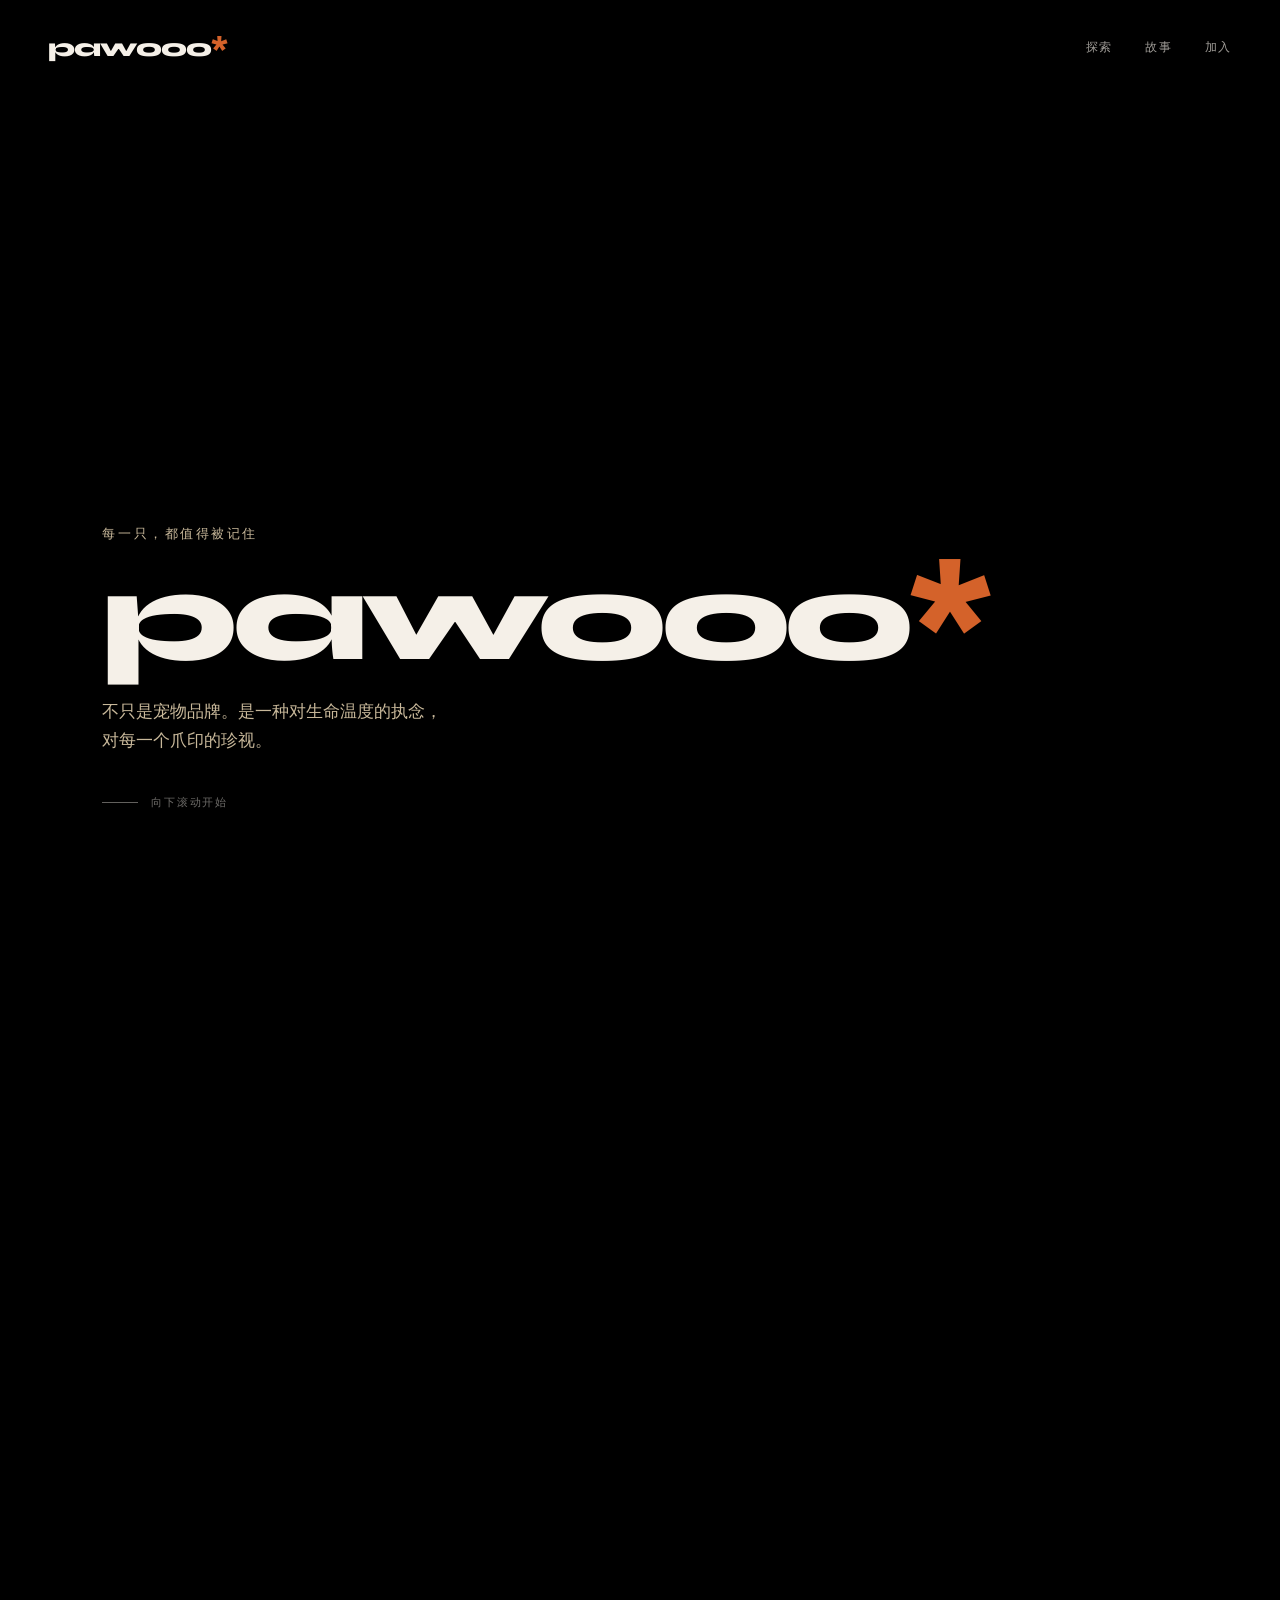
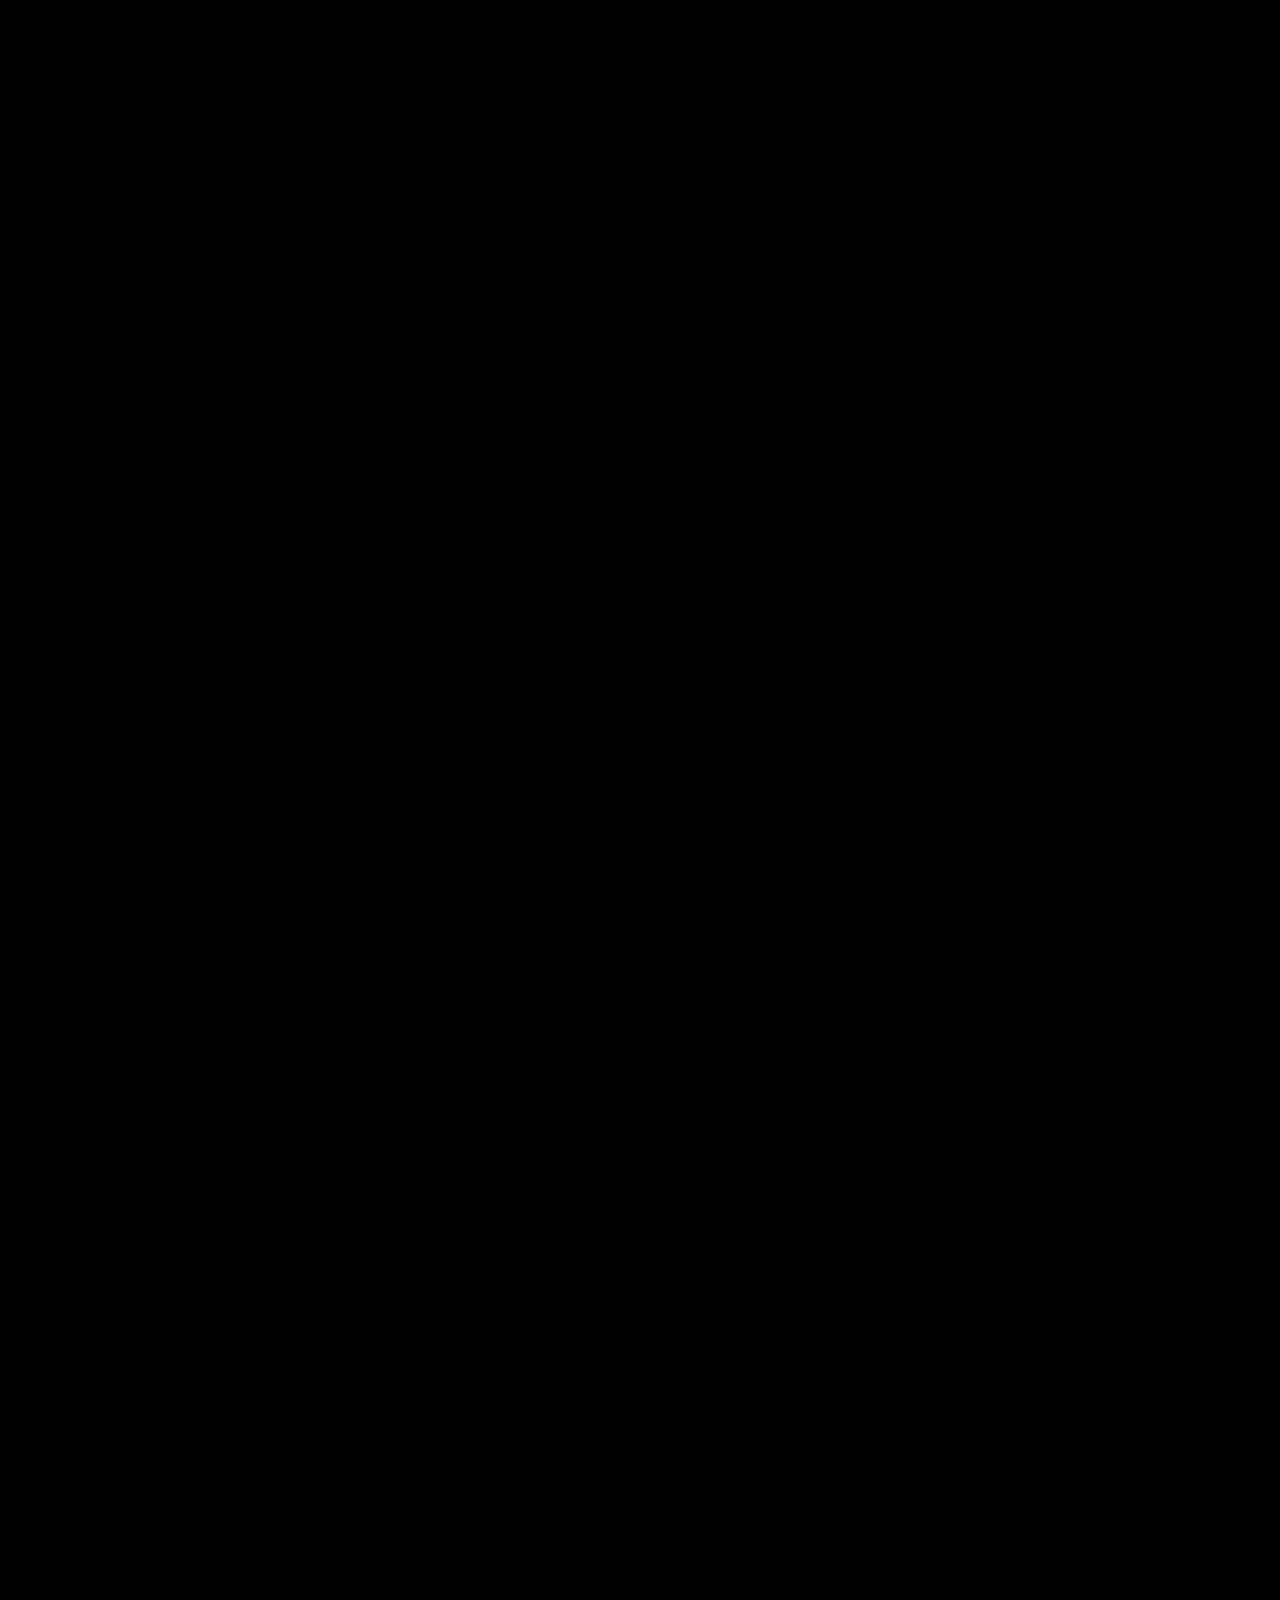
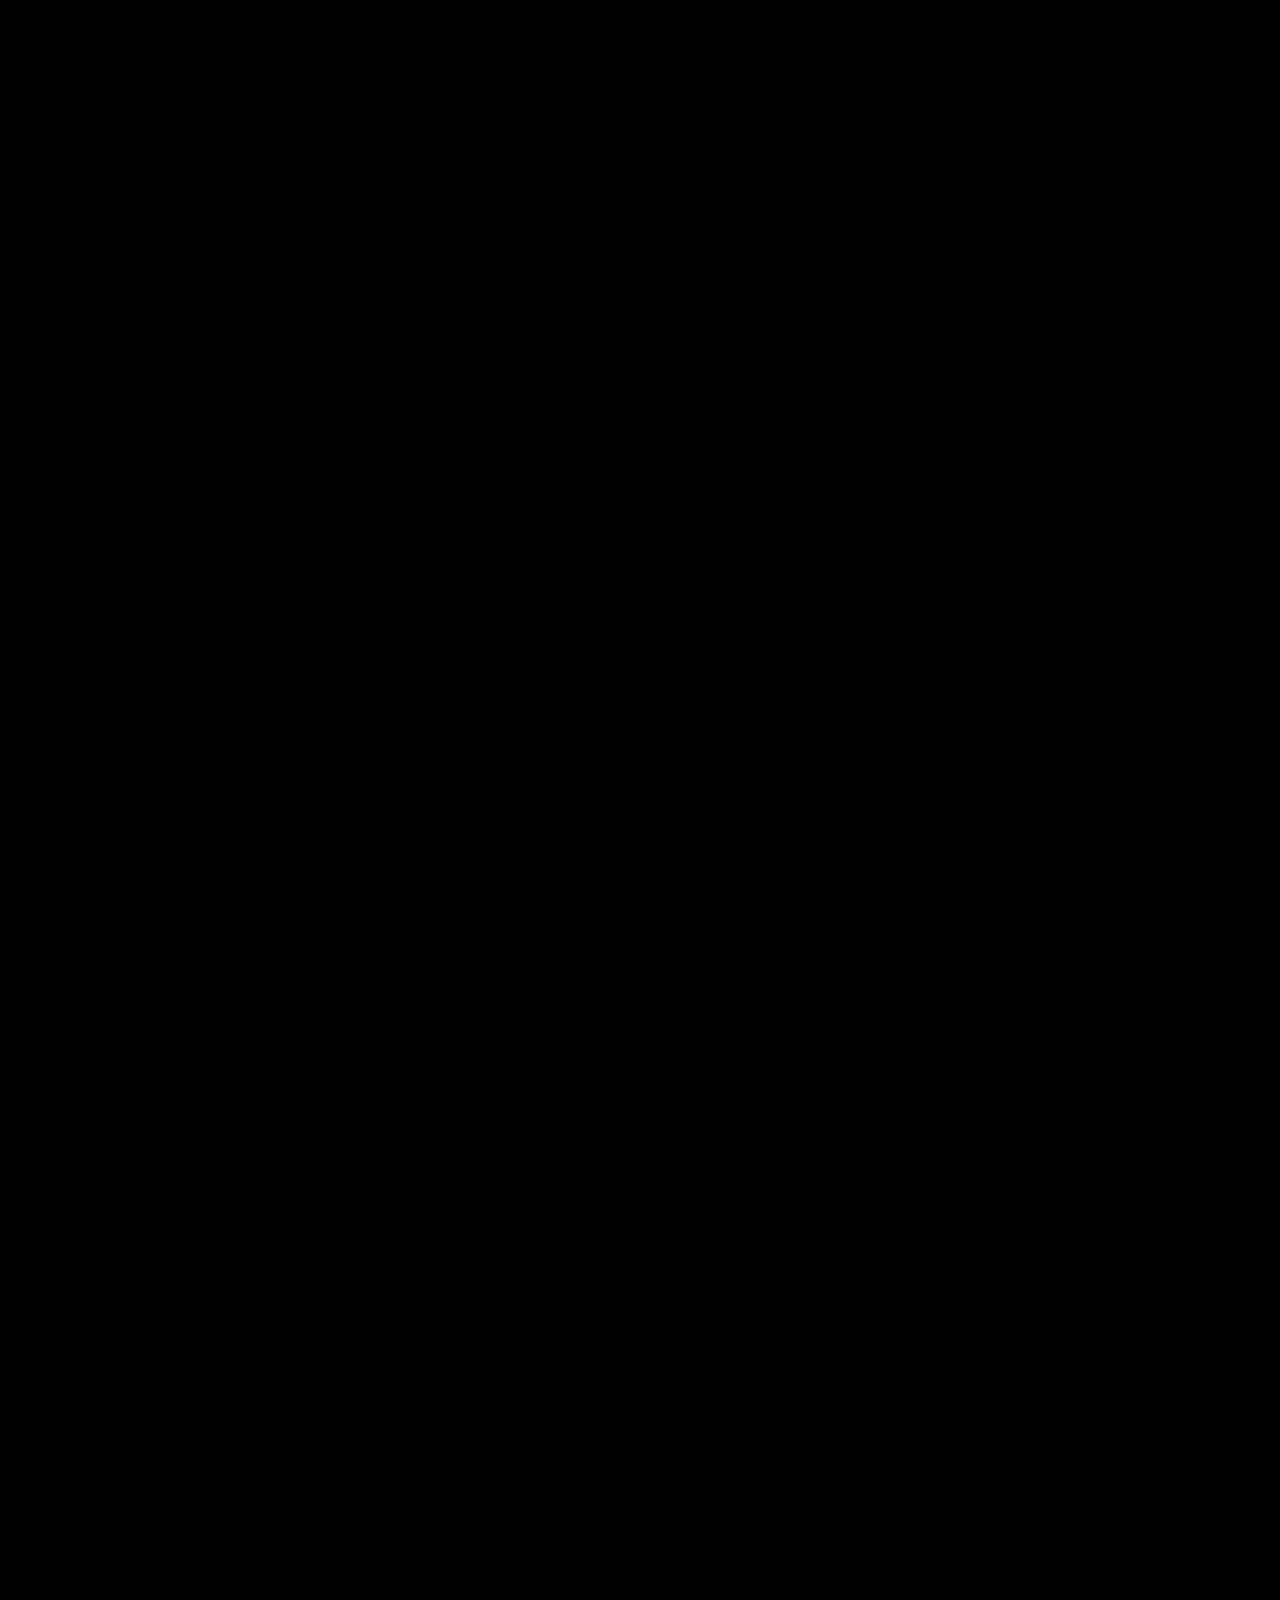
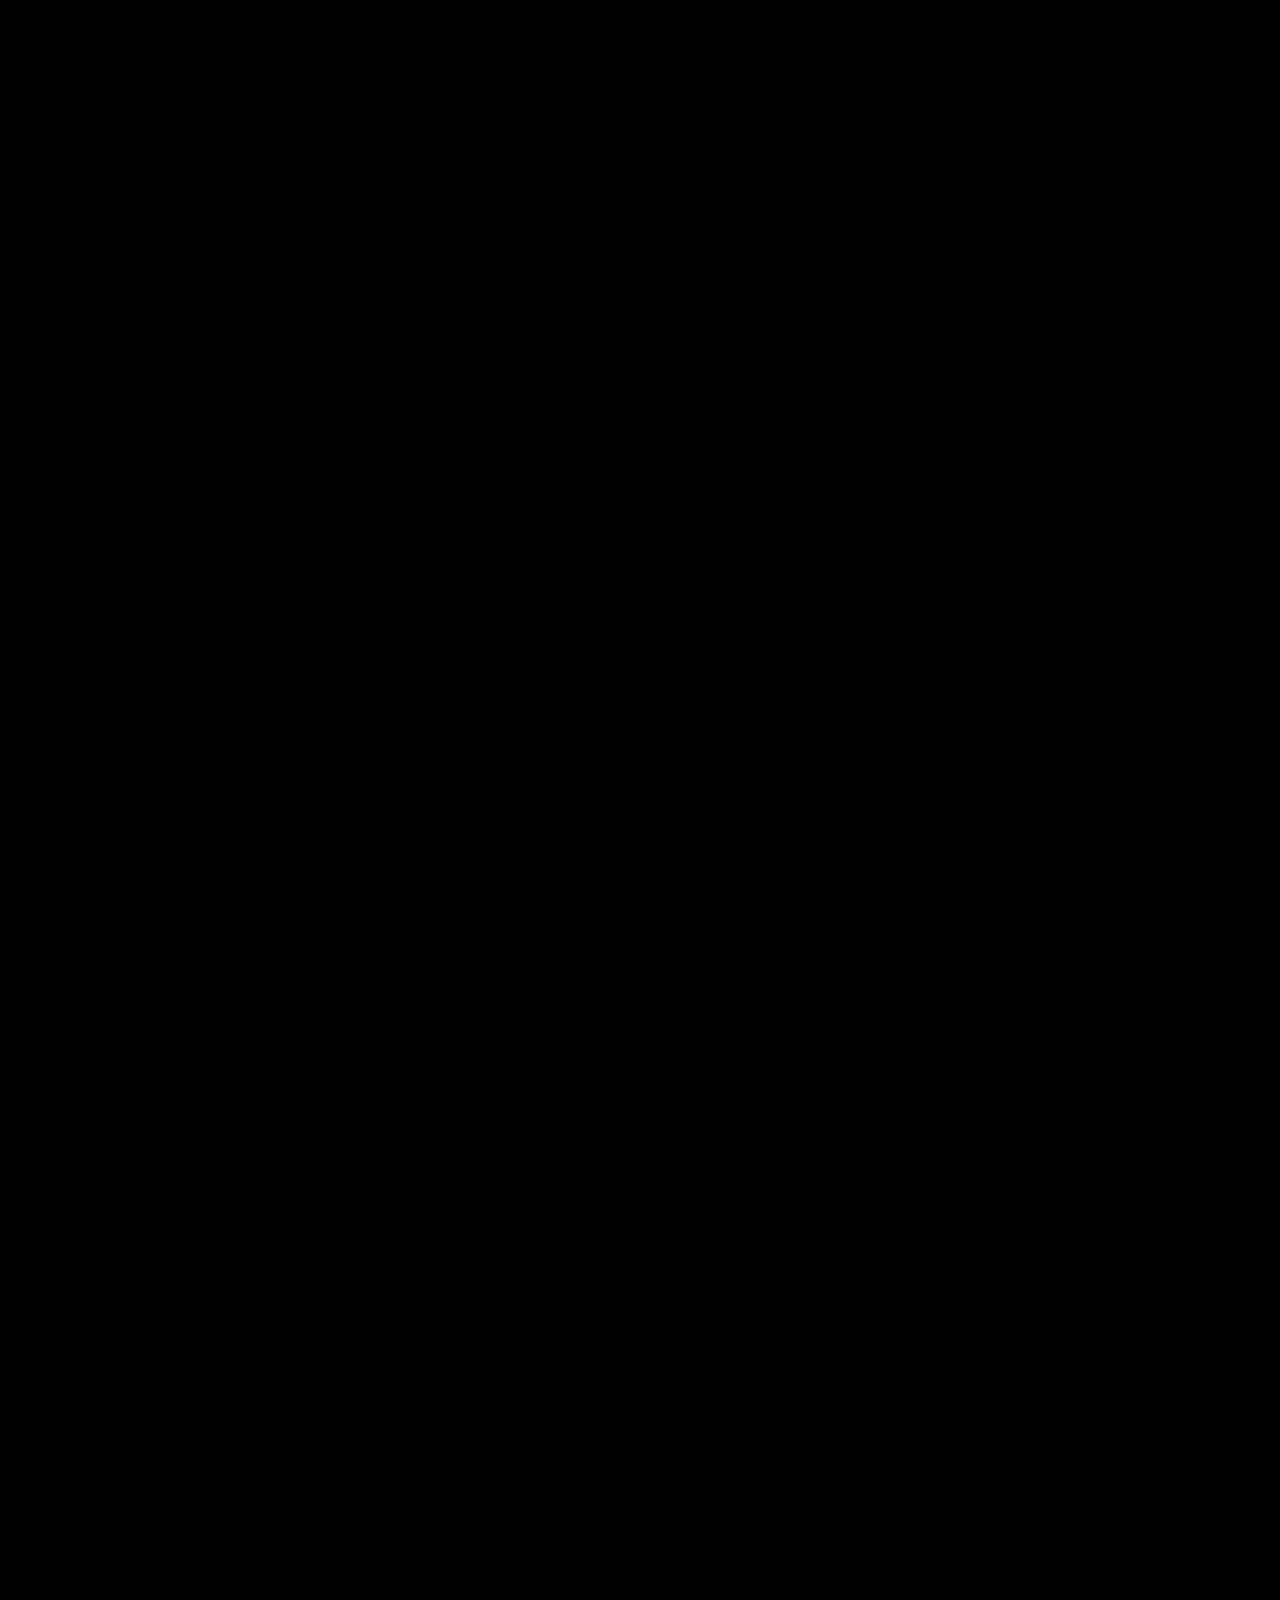
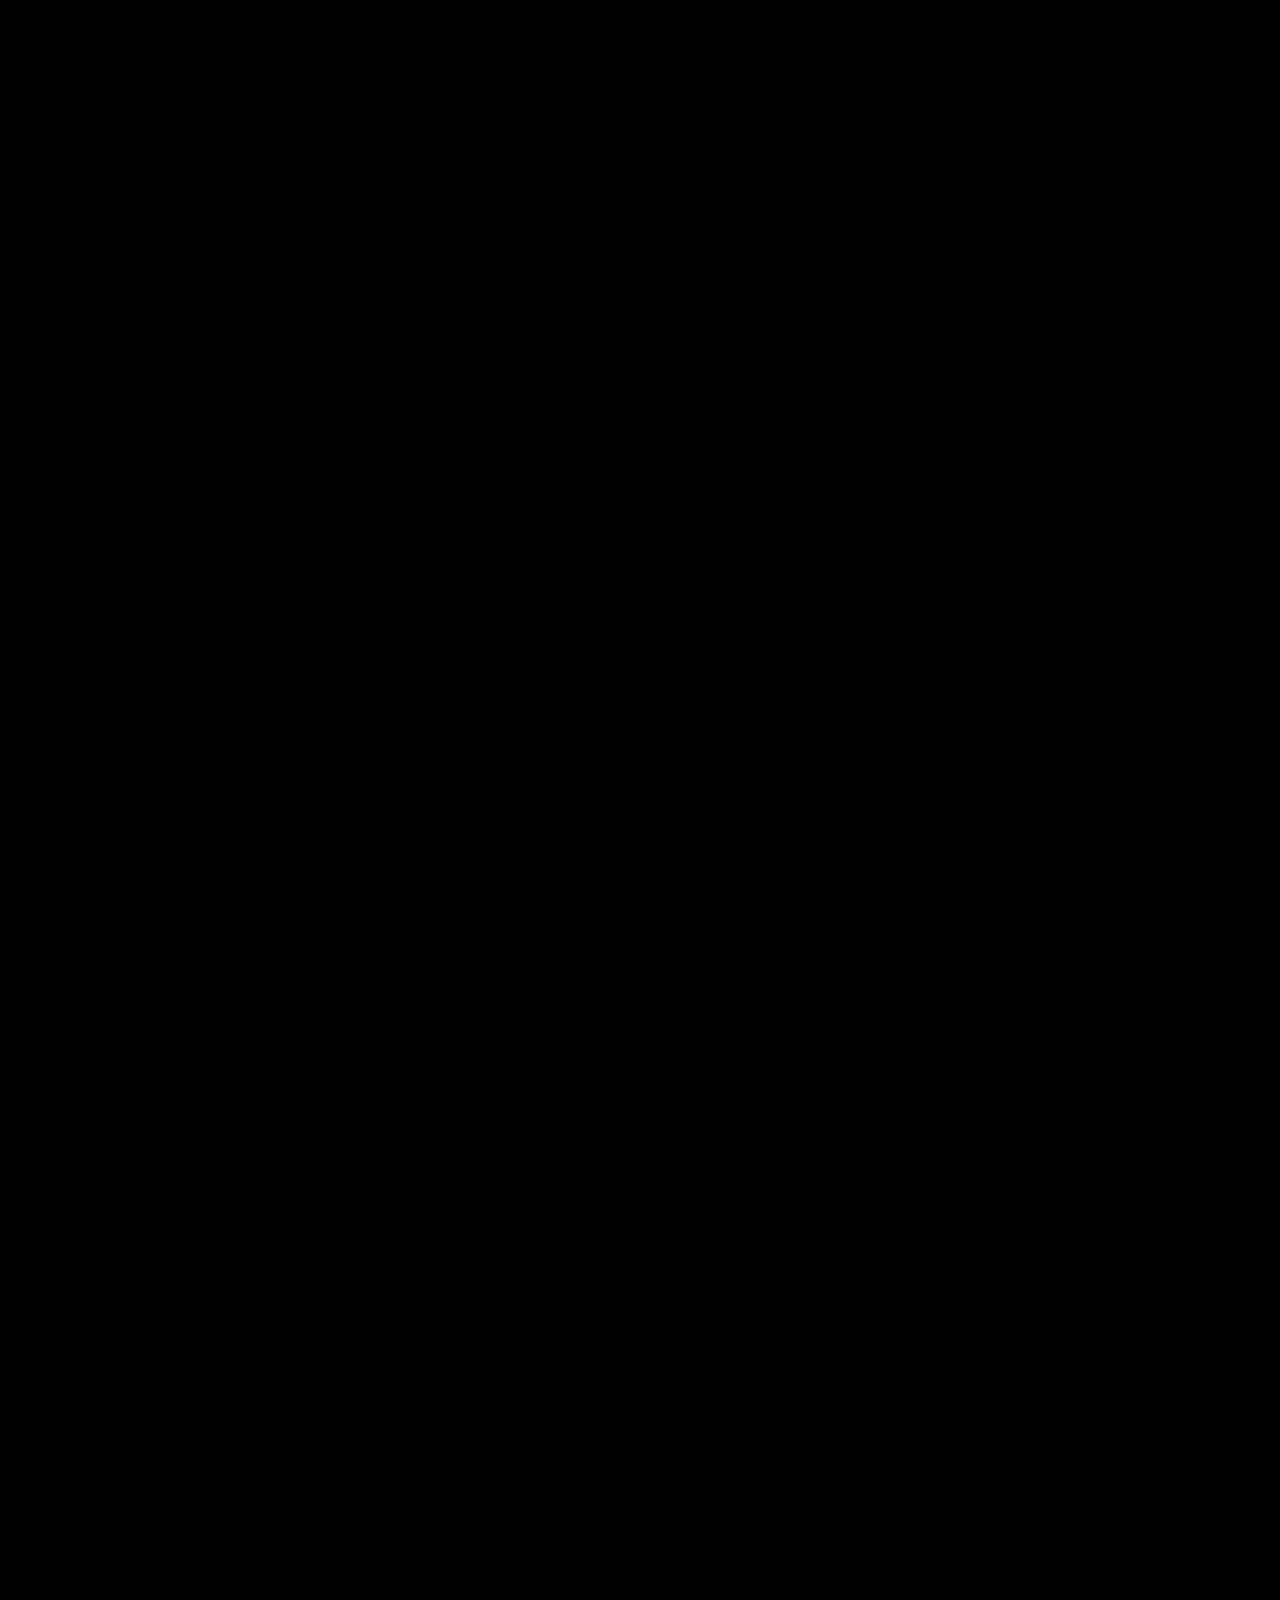
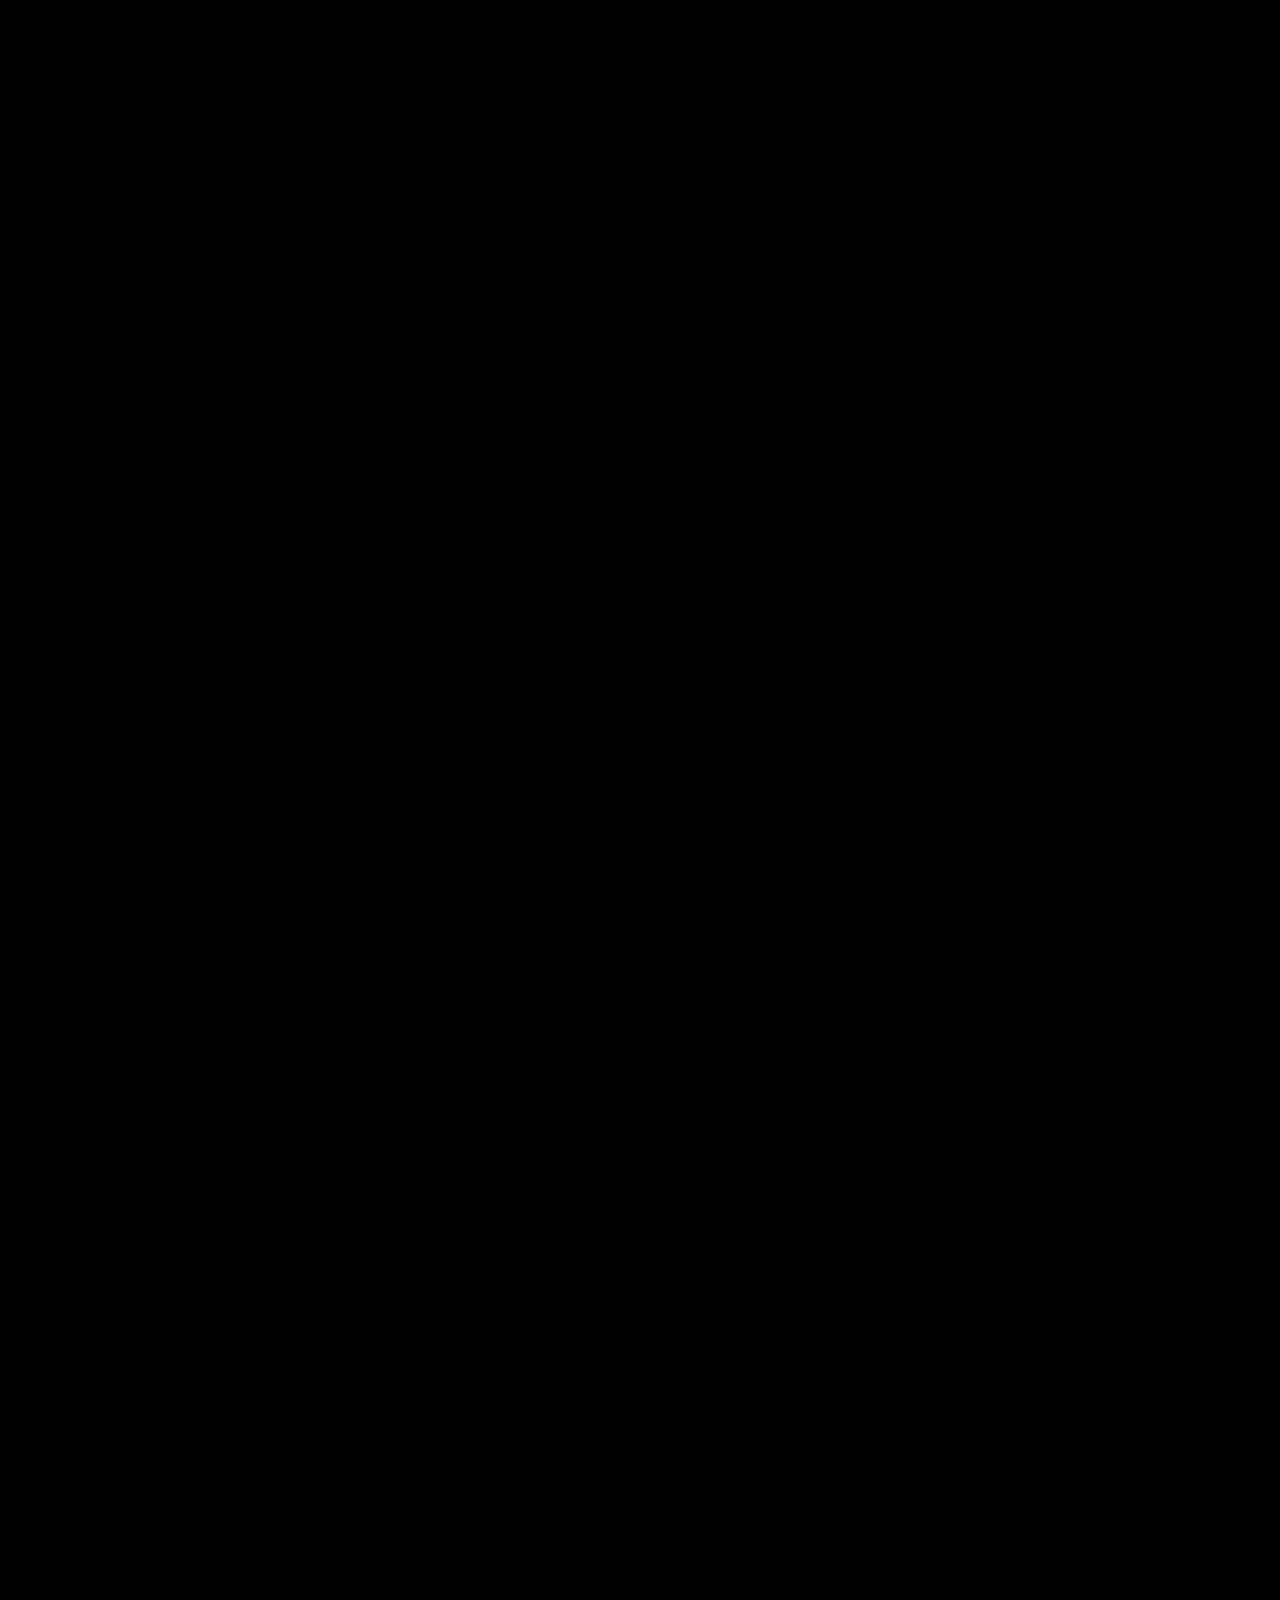
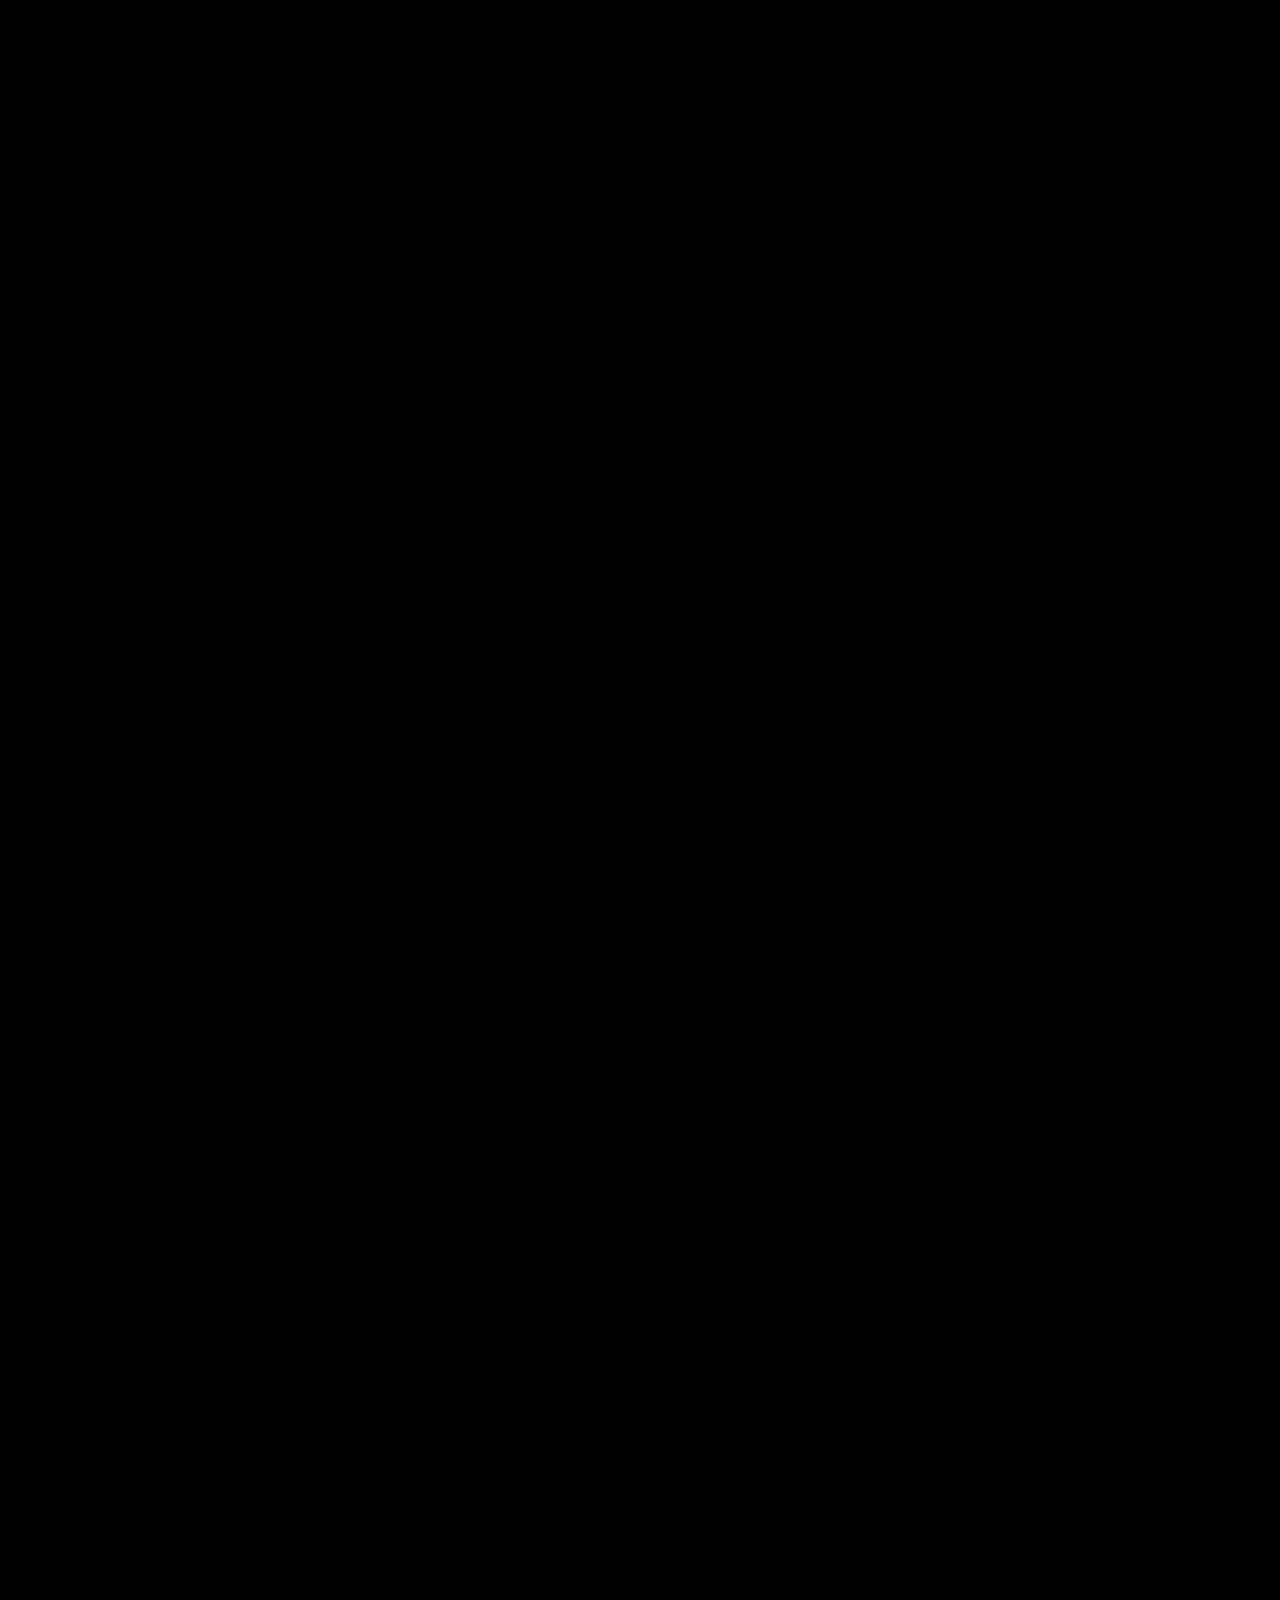
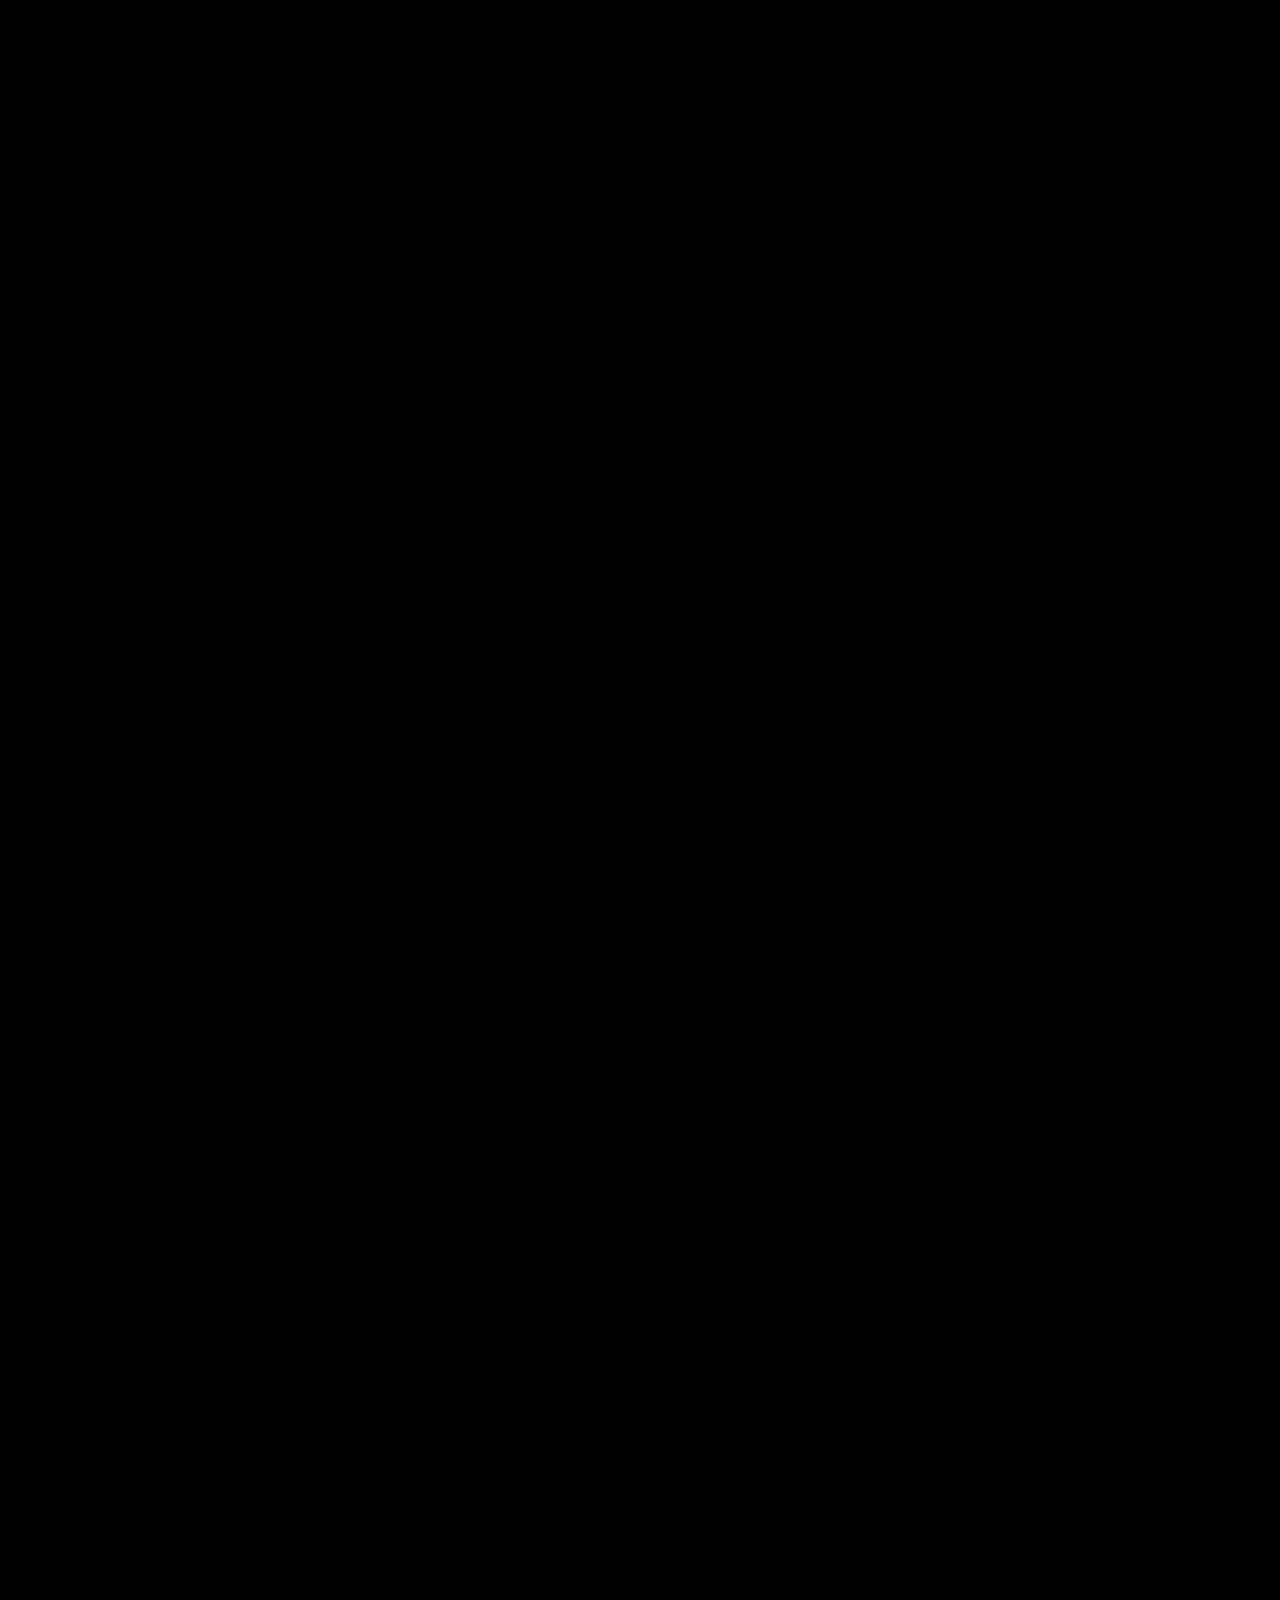
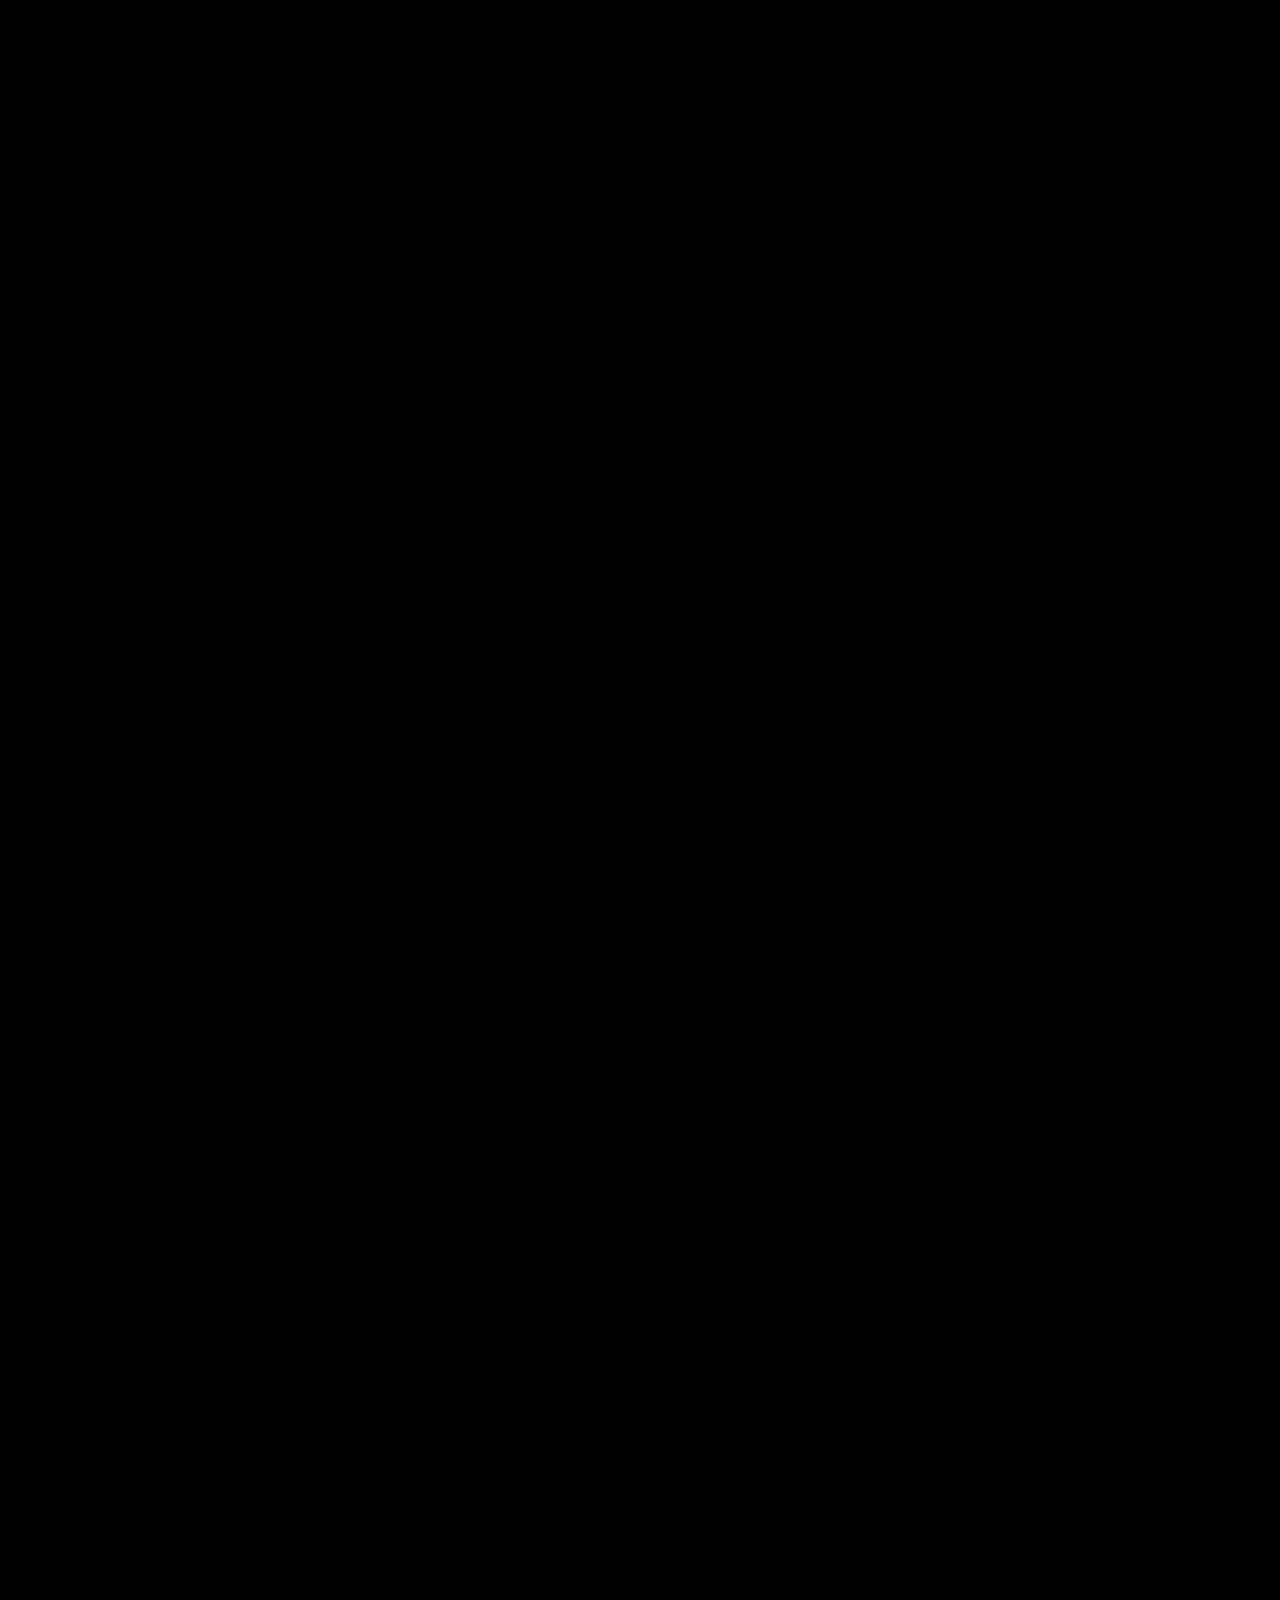
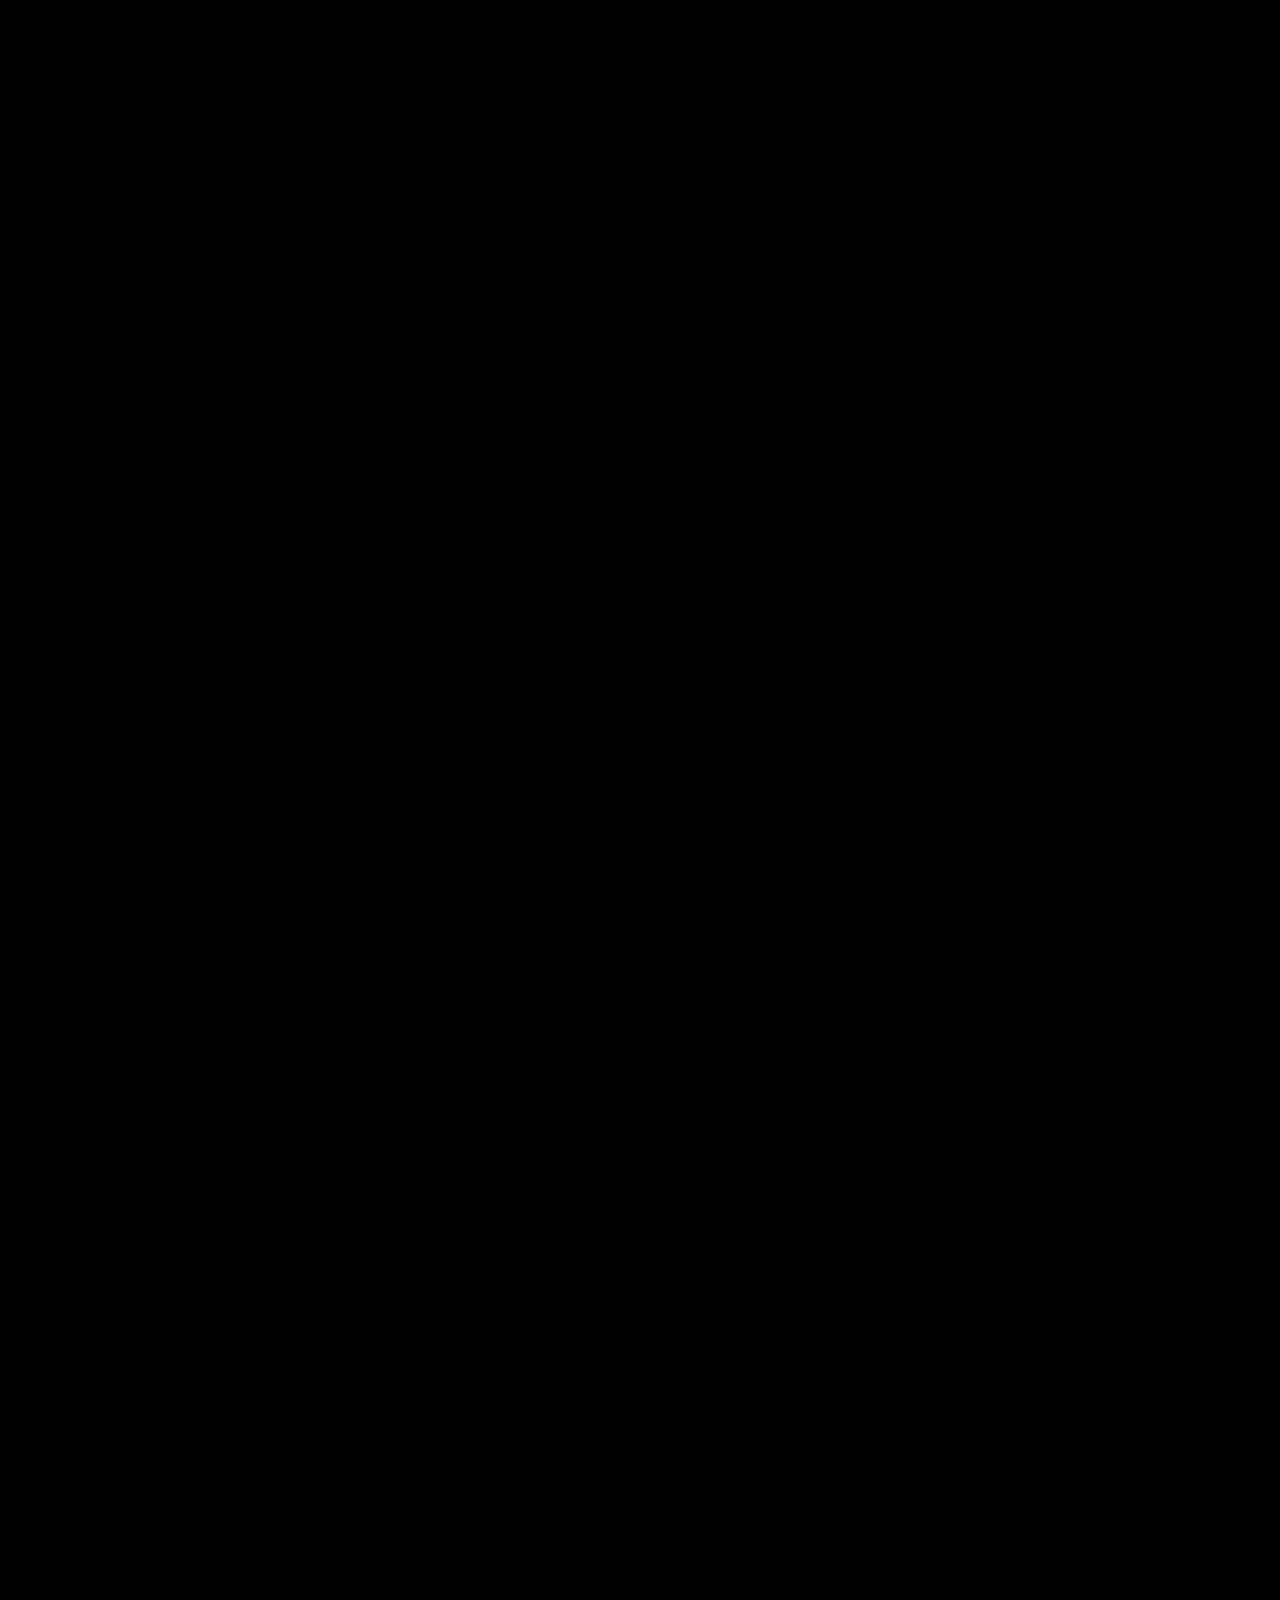
<file: index.html>
<!DOCTYPE html>
<html lang="zh">
<head>
<meta charset="UTF-8">
<meta name="viewport" content="width=device-width, initial-scale=1.0">
<title>pawooo* — 让每一次相遇都留下印记</title>
<link rel="preconnect" href="https://fonts.googleapis.com">
<link rel="preconnect" href="https://fonts.gstatic.com" crossorigin>
<link href="https://fonts.googleapis.com/css2?family=Syne:wght@700;800&family=Noto+Serif+SC:wght@400;700&family=Space+Grotesk:wght@300;400;500&display=swap" rel="stylesheet">
<style>
*{margin:0;padding:0;box-sizing:border-box}
:root{
  --cream:#F5F0E8;
  --paw:#D4622A;
  --sand:#C8B89A;
}

/* KEY FIX: html/body must be min-height only, NOT overflow:hidden */
html{scroll-behavior:auto}
body{
  width:100%;
  background:#000;
  font-family:'Space Grotesk',sans-serif;
  /* do NOT set overflow:hidden on body — kills scrolling */
}

/* Scroll spacer creates the scrollable height */
#scroll-spacer{
  /* 16.13s × 150vh per second = ~2420vh total scrollable area */
  height: 2600vh;
  width:100%;
  position:relative;
  z-index:1;
}

/* Fixed video stage */
#stage{
  position:fixed;
  top:0;left:0;
  width:100%;height:100vh;
  z-index:0;
  overflow:hidden;
}

/* Video layers */
.vid-layer{
  position:absolute;
  top:0;left:0;
  width:100%;height:100%;
  opacity:0;
  transition:opacity 0.5s ease;
  pointer-events:none;
}
.vid-layer video{
  width:100%;height:100%;
  object-fit:cover;
  display:block;
}
.vid-layer.active{opacity:1}

/* Vignettes */
#vig-radial{
  position:fixed;top:0;left:0;width:100%;height:100%;z-index:5;
  pointer-events:none;
  background:radial-gradient(ellipse at center, transparent 25%, rgba(0,0,0,0.6) 100%);
}
#vig-bottom{
  position:fixed;bottom:0;left:0;width:100%;height:35vh;z-index:5;
  pointer-events:none;
  background:linear-gradient(to top, rgba(0,0,0,0.75) 0%, transparent 100%);
}

/* NAV */
#nav{
  position:fixed;top:0;left:0;width:100%;z-index:100;
  padding:2rem 3rem;
  display:flex;justify-content:space-between;align-items:center;
}
.nav-logo{
  font-family:'Syne',sans-serif;font-weight:800;font-size:1.6rem;
  color:var(--cream);letter-spacing:-0.03em;text-transform:lowercase;
}
.nav-logo span{color:var(--paw)}
.nav-links{display:flex;gap:2rem}
.nav-links a{
  font-size:0.78rem;letter-spacing:0.14em;text-transform:uppercase;
  color:var(--cream);text-decoration:none;opacity:0.65;
  font-weight:500;transition:opacity 0.2s;
}
.nav-links a:hover{opacity:1}

/* Progress bar */
#prog{
  position:fixed;top:0;left:0;height:2px;
  background:var(--paw);z-index:200;
  width:0%;
  transition:width 0.08s linear;
}

/* Copy layer — fixed, full screen */
#copy-layer{
  position:fixed;
  top:0;left:0;
  width:100%;height:100vh;
  z-index:20;
  pointer-events:none;
}

/* Individual copy blocks — all absolute, full screen, opacity-controlled */
.copy-block{
  position:absolute;
  top:0;left:0;
  width:100%;height:100%;
  display:flex;
  flex-direction:column;
  justify-content:flex-end;
  padding:6vh 8vw 10vh;
  opacity:0;
  transition:opacity 0.55s ease;
}
.copy-block.vis{opacity:1}

/* Layout variants */
.lay-center{justify-content:center;align-items:center;text-align:center}
.lay-right{align-items:flex-end;text-align:right}

/* Typography */
.eyebrow{
  font-size:clamp(0.62rem,1vw,0.8rem);
  letter-spacing:0.2em;text-transform:uppercase;
  color:var(--sand);font-weight:500;margin-bottom:1.2rem;
}
.ch-tag{
  display:inline-block;
  background:var(--paw);color:var(--cream);
  font-size:0.62rem;letter-spacing:0.2em;text-transform:uppercase;
  padding:0.35em 0.9em;font-weight:500;margin-bottom:1.4rem;
  width:fit-content;
}
.big-title{
  font-family:'Syne',sans-serif;font-weight:800;
  font-size:clamp(4rem,10vw,10rem);
  line-height:0.88;letter-spacing:-0.05em;text-transform:lowercase;
  color:var(--cream);
}
.big-title .acc{color:var(--paw)}
.ch-title{
  font-family:'Syne',sans-serif;font-weight:800;
  font-size:clamp(2.4rem,5.5vw,5.8rem);
  line-height:0.96;letter-spacing:-0.03em;text-transform:lowercase;
  color:var(--cream);max-width:16ch;
}
.ch-title .hi{color:var(--paw)}
.sub{
  font-size:clamp(0.88rem,1.3vw,1.05rem);
  color:var(--sand);max-width:38ch;
  margin-top:1.5rem;line-height:1.7;font-weight:300;
}
.intro-sub{max-width:32ch}
.scroll-cue{
  display:flex;align-items:center;gap:0.8rem;
  margin-top:2.5rem;color:rgba(245,240,232,0.45);
  font-size:0.7rem;letter-spacing:0.16em;text-transform:uppercase;
}
.scroll-cue-line{width:36px;height:1px;background:rgba(245,240,232,0.4)}

/* Quote block */
.quote-block{max-width:820px;text-align:center}
.q-mark{
  font-family:'Syne',sans-serif;font-size:5rem;
  line-height:0.6;color:var(--paw);opacity:0.8;
  display:block;margin-bottom:0.8rem;
}
.q-text{
  font-family:'Noto Serif SC',serif;font-weight:700;
  font-size:clamp(1.9rem,4.5vw,4.4rem);
  color:var(--cream);line-height:1.35;letter-spacing:-0.01em;
}

/* Outro */
.outro-label{
  font-size:0.72rem;letter-spacing:0.2em;text-transform:uppercase;
  color:var(--paw);font-weight:500;margin-bottom:1.4rem;
}
.outro-title{
  font-family:'Syne',sans-serif;font-weight:800;
  font-size:clamp(3rem,8.5vw,8.5rem);
  line-height:0.9;letter-spacing:-0.05em;text-transform:lowercase;
  color:var(--cream);
}
.outro-title small{
  font-size:0.5em;color:var(--sand);
  display:block;margin-top:0.3em;letter-spacing:-0.02em;
}
.cta-row{
  display:flex;gap:1rem;flex-wrap:wrap;
  margin-top:2.5rem;pointer-events:auto;
}
.lay-center .cta-row{justify-content:center}
.btn-fill{
  background:var(--paw);color:var(--cream);
  font-size:0.78rem;letter-spacing:0.12em;text-transform:uppercase;
  padding:0.95em 2.4em;font-weight:500;
  font-family:'Space Grotesk',sans-serif;text-decoration:none;
  display:inline-block;transition:background 0.2s,transform 0.15s;
  border:none;cursor:pointer;
}
.btn-fill:hover{background:#bc5220;transform:translateY(-1px)}
.btn-line{
  background:transparent;color:var(--cream);
  font-size:0.78rem;letter-spacing:0.12em;text-transform:uppercase;
  padding:0.95em 2.4em;font-weight:500;
  border:1px solid rgba(245,240,232,0.3);
  font-family:'Space Grotesk',sans-serif;text-decoration:none;
  display:inline-block;transition:border-color 0.2s,transform 0.15s;cursor:pointer;
}
.btn-line:hover{border-color:var(--cream);transform:translateY(-1px)}
.tags{display:flex;gap:0.6rem;flex-wrap:wrap;margin-top:2rem}
.lay-center .tags{justify-content:center}
.tag{
  border:1px solid rgba(245,240,232,0.22);
  color:rgba(245,240,232,0.5);
  font-size:0.68rem;letter-spacing:0.1em;text-transform:uppercase;
  padding:0.38em 0.95em;font-weight:500;
}

/* Mobile */
@media(max-width:768px){
  #nav{padding:1.5rem 1.5rem}
  .nav-links{display:none}
  .copy-block{padding:4vh 5vw 8vh}
  .lay-right{align-items:flex-start;text-align:left}
  .lay-right .ch-title{max-width:100%}
  .big-title{font-size:clamp(3.2rem,15vw,6rem)}
}
</style>
</head>
<body>

<div id="prog"></div>

<nav id="nav">
  <div class="nav-logo">pawooo<span>*</span></div>
  <div class="nav-links">
    <a href="#">探索</a>
    <a href="#">故事</a>
    <a href="#">加入</a>
  </div>
</nav>

<div id="vig-radial"></div>
<div id="vig-bottom"></div>

<!-- VIDEO STAGE -->
<div id="stage">
  <div class="vid-layer active" id="layer-intro">
    <video id="vid-intro" muted playsinline preload="auto" loop>
      <source src="首.mp4" type="video/mp4">
    </video>
  </div>
  <div class="vid-layer" id="layer-main">
    <video id="vid-main" muted playsinline preload="auto">
      <source src="main.mp4" type="video/mp4">
    </video>
  </div>
  <div class="vid-layer" id="layer-outro">
    <video id="vid-outro" muted playsinline preload="auto" loop>
      <source src="尾.mp4" type="video/mp4">
    </video>
  </div>
</div>

<!-- COPY LAYER -->
<div id="copy-layer">

  <!-- INTRO (scroll = 0) -->
  <div class="copy-block vis" id="c-intro">
    <div class="eyebrow">每一只，都值得被记住</div>
    <div class="big-title">pawooo<span class="acc">*</span></div>
    <p class="sub intro-sub">不只是宠物品牌。是一种对生命温度的执念，对每一个爪印的珍视。</p>
    <div class="scroll-cue">
      <span class="scroll-cue-line"></span>
      <span>向下滚动开始</span>
    </div>
  </div>

  <!-- CH1 相遇 0–18% -->
  <div class="copy-block" id="c-ch1">
    <div class="ch-tag">Chapter 01 / 相遇</div>
    <div class="ch-title">那一眼<br>就是<br><span class="hi">一生。</span></div>
    <p class="sub">有些相遇没有预兆，却改变了所有。它用湿漉漉的鼻尖触碰你的掌心，世界就此不同。</p>
  </div>

  <!-- CH2 成长 18–37% -->
  <div class="copy-block lay-right" id="c-ch2">
    <div class="ch-tag">Chapter 02 / 成长</div>
    <div class="ch-title">从<span class="hi">混乱</span>到<br>默契，<br>只需要时间。</div>
    <p class="sub">它推倒你的咖啡，咬坏你的鞋，又用一个大大的拥抱告诉你——这一切，都值得。</p>
  </div>

  <!-- CH3 陪伴 37–56% -->
  <div class="copy-block lay-center" id="c-ch3">
    <div class="quote-block">
      <span class="q-mark">"</span>
      <p class="q-text">它不会说话，<br>却把所有的话<br>都藏在眼睛里。</p>
    </div>
  </div>

  <!-- CH4 仪式 56–74% -->
  <div class="copy-block" id="c-ch4">
    <div class="ch-tag">Chapter 04 / 仪式</div>
    <div class="ch-title">每天的<br>早安，<br><span class="hi">都是礼物。</span></div>
    <p class="sub">pawooo 相信，日常里的每一个小仪式，是爱意最真实的形状。用最好的，给最重要的。</p>
  </div>

  <!-- CH5 承诺 74–93% -->
  <div class="copy-block lay-right" id="c-ch5">
    <div class="ch-tag">Chapter 05 / 承诺</div>
    <div class="ch-title">我们只<br>做一件事：<br><span class="hi">不辜负。</span></div>
    <p class="sub">从原料到配方，从设计到体验，每一个决定，都以它的健康与快乐为准绳。</p>
  </div>

  <!-- OUTRO scroll ≥ 98% -->
  <div class="copy-block lay-center" id="c-outro">
    <div class="outro-label">欢迎加入 pawooo</div>
    <div class="outro-title">
      让爱
      <small>有一个好去处</small>
    </div>
    <div class="cta-row">
      <a href="#" class="btn-fill">探索产品系列</a>
      <a href="#" class="btn-line">了解我们的故事</a>
    </div>
    <div class="tags">
      <span class="tag">天然成分</span>
      <span class="tag">兽医认证</span>
      <span class="tag">可持续包装</span>
      <span class="tag">精心制造</span>
    </div>
  </div>

</div><!-- /copy-layer -->

<!-- SCROLL SPACER — this is what makes the page scrollable -->
<div id="scroll-spacer"></div>

<script>
(function(){
  'use strict';

  const MAIN_DUR = 16.13;   // seconds of main.mp4
  const VH_PER_SEC = 150;   // how many vh per second of video
  const TOTAL_VH = MAIN_DUR * VH_PER_SEC + 200; // extra 200vh breathing room

  // Set spacer height dynamically
  document.getElementById('scroll-spacer').style.height = TOTAL_VH + 'vh';

  const vidIntro = document.getElementById('vid-intro');
  const vidMain  = document.getElementById('vid-main');
  const vidOutro = document.getElementById('vid-outro');
  const layIntro = document.getElementById('layer-intro');
  const layMain  = document.getElementById('layer-main');
  const layOutro = document.getElementById('layer-outro');
  const prog     = document.getElementById('prog');

  // Chapter definitions: [start, end] of mainProgress (0–1)
  const chapters = [
    { el: document.getElementById('c-ch1'), s: 0.02, e: 0.20 },
    { el: document.getElementById('c-ch2'), s: 0.20, e: 0.38 },
    { el: document.getElementById('c-ch3'), s: 0.38, e: 0.57 },
    { el: document.getElementById('c-ch4'), s: 0.57, e: 0.75 },
    { el: document.getElementById('c-ch5'), s: 0.75, e: 0.95 },
  ];
  const cIntro = document.getElementById('c-intro');
  const cOutro = document.getElementById('c-outro');

  let state = 'intro'; // 'intro' | 'main' | 'outro'
  let seekTarget = 0;

  function show(el){ el.classList.add('vis') }
  function hide(el){ el.classList.remove('vis') }

  function activateLayer(which){
    layIntro.classList.toggle('active', which === 'intro');
    layMain.classList.toggle('active',  which === 'main');
    layOutro.classList.toggle('active', which === 'outro');
  }

  function setIntro(){
    if(state === 'intro') return;
    state = 'intro';
    activateLayer('intro');
    vidIntro.play().catch(()=>{});
    vidOutro.pause();
    show(cIntro); hide(cOutro);
    chapters.forEach(c => hide(c.el));
  }

  function setMain(){
    if(state !== 'main'){
      state = 'main';
      activateLayer('main');
      vidOutro.pause();
      hide(cIntro); hide(cOutro);
    }
  }

  function setOutro(){
    if(state === 'outro') return;
    state = 'outro';
    activateLayer('outro');
    vidOutro.play().catch(()=>{});
    hide(cIntro); show(cOutro);
    chapters.forEach(c => hide(c.el));
  }

  function updateChapters(p){
    chapters.forEach(c => {
      const inRange = p >= c.s && p < c.e;
      c.el.classList.toggle('vis', inRange);
    });
  }

  function tick(){
    const scrollY   = window.pageYOffset;
    const maxScroll = document.documentElement.scrollHeight - window.innerHeight;
    const rawPct    = maxScroll > 0 ? scrollY / maxScroll : 0;
    const pct       = Math.min(Math.max(rawPct, 0), 1);

    prog.style.width = (pct * 100) + '%';

    if(pct < 0.005){
      setIntro();
    } else if(pct >= 0.98){
      setOutro();
    } else {
      setMain();
      // Map scroll 0.005–0.98 → 0–MAIN_DUR
      const mainP = (pct - 0.005) / 0.975;
      seekTarget = Math.min(Math.max(mainP * MAIN_DUR, 0), MAIN_DUR - 0.05);

      // Smooth lerp seek
      const cur  = vidMain.currentTime;
      const diff = seekTarget - cur;
      if(Math.abs(diff) > 0.033){
        try { vidMain.currentTime = cur + diff * 0.3; } catch(e){}
      }

      updateChapters(mainP);
    }

    requestAnimationFrame(tick);
  }

  // Start RAF loop
  requestAnimationFrame(tick);

  // Autoplay intro on load
  vidIntro.play().catch(()=>{});

  // iOS: load all videos on first user gesture
  function iosInit(){
    vidMain.load();
    vidOutro.load();
    // iOS needs a short play+pause to "unlock" video seek
    vidMain.play().then(()=>{ vidMain.pause(); vidMain.currentTime=0; }).catch(()=>{});
    document.removeEventListener('touchstart', iosInit);
    document.removeEventListener('click', iosInit);
  }
  document.addEventListener('touchstart', iosInit, {once:true, passive:true});
  document.addEventListener('click', iosInit, {once:true});

})();
</script>
</body>
</html>
</file>
